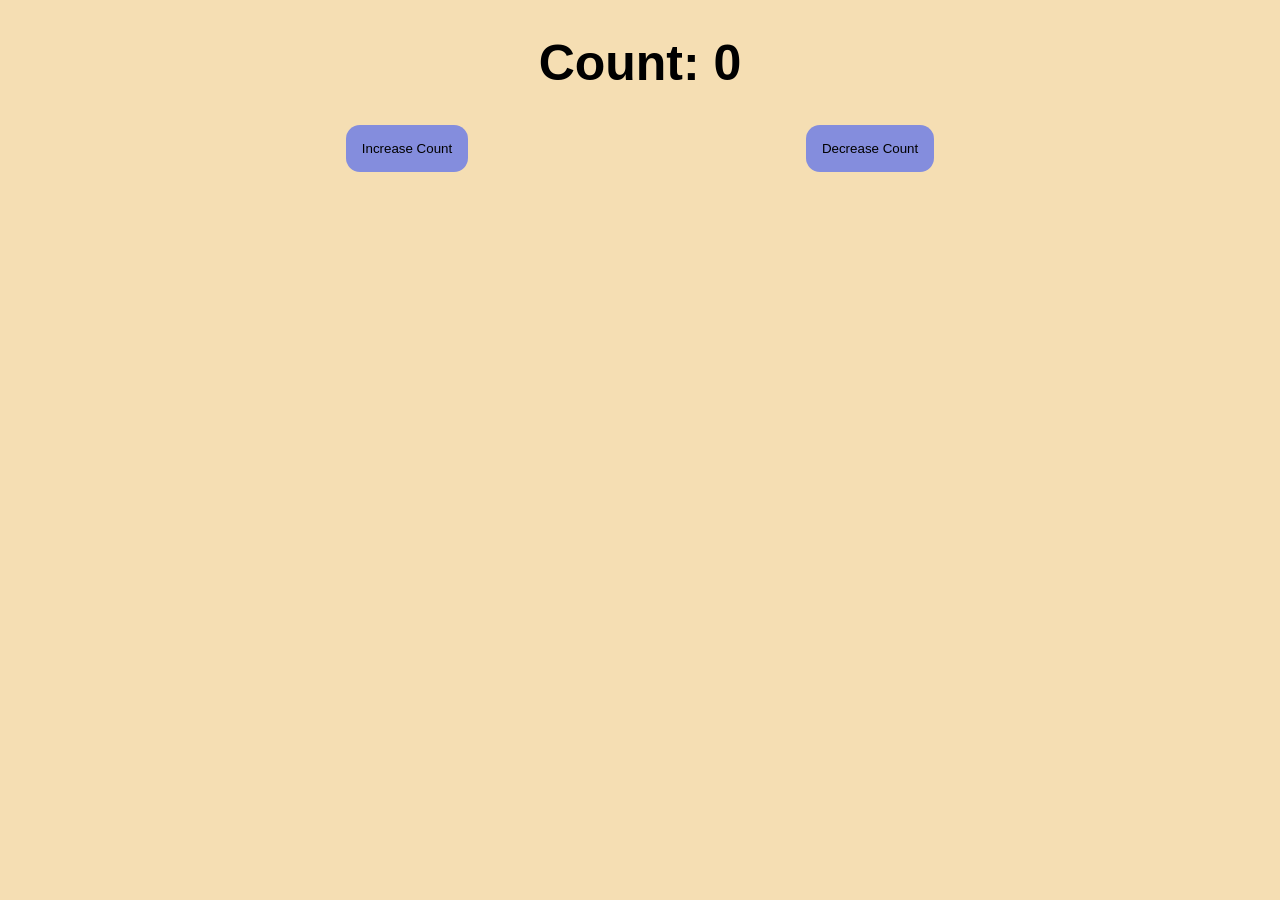
<file: execise-3.html>
<!DOCTYPE html>
<html lang="en">
<head>
    <meta charset="UTF-8">
    <meta name="viewport" content="width=device-width, initial-scale=1.0">
    <title>Countíng-increase & decrease </title>
<style>
   
    body{
        background-color: wheat;
        text-align: center;
        font-family: sans-serif;

    }
    h1 {
        align-items: end;
        font-size: 50px;
    }
    div {
        display: flex;
        justify-content: space-evenly;
        align-items: center;
        
    }
    button {
        gap: 6rem;
        background-color: rgb(132, 141, 221);
        cursor: pointer;
        border: none;
        border-radius: 14px;
        padding: 1rem 1rem;
    }
    
</style>
</head>

<body>
    <h1>Count: <span id="count">0</span></h1>

    <div>
        <button id="increaseCount">Increase Count</button>
        <button id="decreaseCount">Decrease Count</button>
    </div>


    <script>
        let count = 0;

        const displayCount = document.getElementById("count");
        const increaseCountBtn = document.getElementById("increaseCount");
        const decreaseCountBtn = document.getElementById("decreaseCount");

        increaseCountBtn.addEventListener("click", function() {
            count++;
            displayCount.textContent = count;

        }
    );
     decreaseCountBtn.addEventListener("click", function() {
            count--;
            displayCount.textContent = count;

        }
    );


    </script>
</body>
</html>
</file>
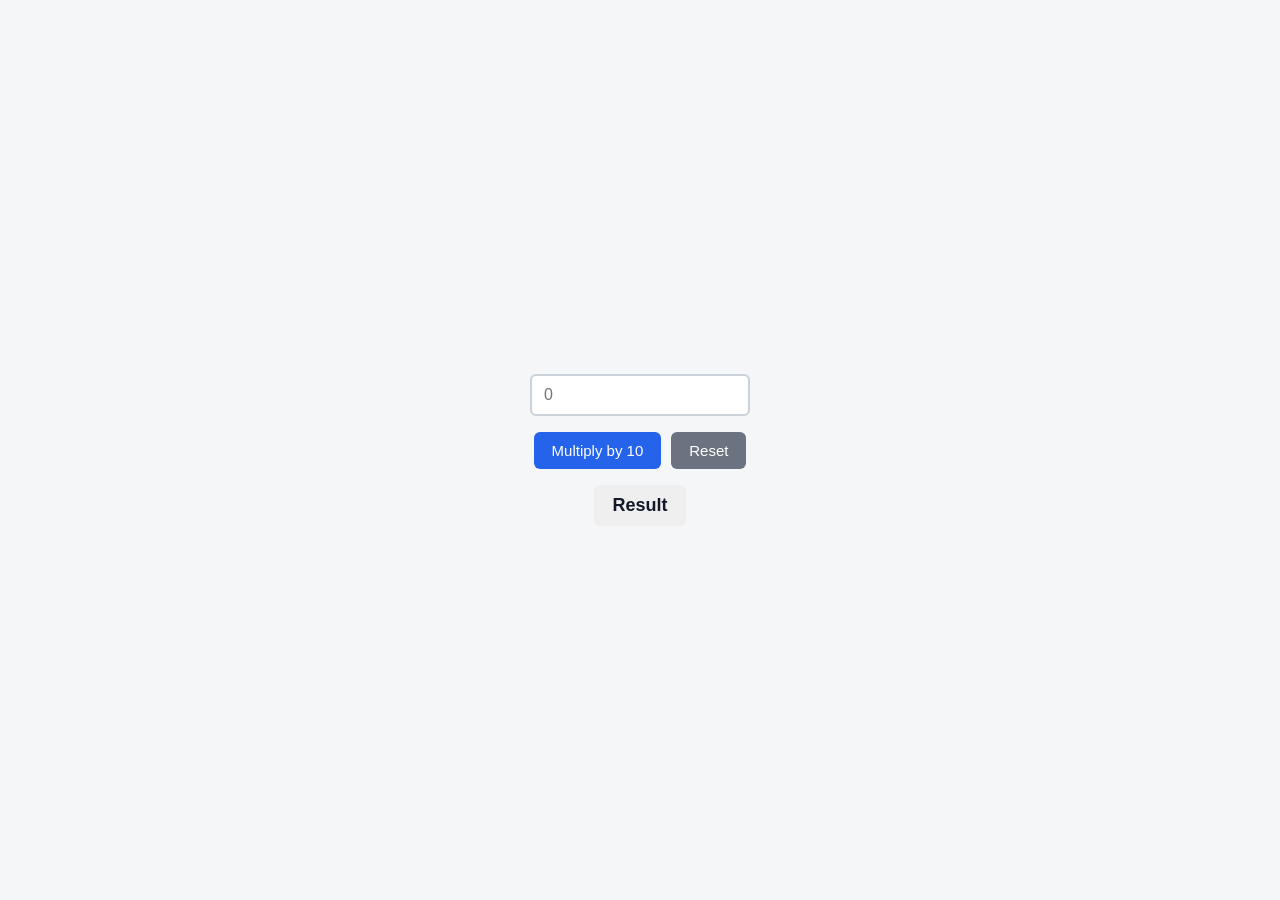
<file: task3.html>
<!DOCTYPE html>
<html lang="en">
<head>
    <meta charset="UTF-8">
    <meta name="viewport" content="width=device-width, initial-scale=1.0">
    <title>Calculate by 5</title>
</head>
<style>
    * {
        box-sizing: border-box;
        margin: 0;
        padding: 0;
    }

    body {
        font-family: Arial, sans-serif;
        background: #f4f6f8;
        min-height: 100vh;
        display: flex;
        flex-direction: column;
        align-items: center;
        justify-content: center;
        gap: 16px;
    }

    span {
        display: block;
    }

    #number {
        width: 220px;
        padding: 10px 12px;
        font-size: 16px;
        border: 2px solid #cbd2d9;
        border-radius: 6px;
        outline: none;
    }

    #number:focus {
        border-color: #2563eb;
    }

    div {
        display: flex;
        gap: 10px;
        justify-content: center;
    }

    button {
        padding: 10px 18px;
        font-size: 15px;
        border: none;
        border-radius: 6px;
        cursor: pointer;
        color: #fff;
        transition: background 0.2s, transform 0.1s;
    }

    button:active {
        transform: scale(0.97);
    }

    #multiply {
        background: #2563eb;
    }

    #multiply:hover {
        background: #1d4ed8;
    }

    #reset {
        background: #6b7280;
    }

    #reset:hover {
        background: #4b5563;
    }

    #result {
        font-size: 18px;
        font-weight: bold;
        color: #111827;
        text-align: center;
        white-space: pre-line; /* needed if you use the times table version */
    }
</style>
<body>
    <span>
        <input type="number"
        id="number"
        placeholder="0"
        >
    </span>
   <div>
    <button id="multiply">Multiply by 10</button>
    <button id="reset">Reset</button>
   </div>
    <button id="result">Result</button>

    <script>
      
    const enterNumber = document.getElementById("number");
    const increaseMultiply = document.getElementById("multiply");
    const resetNumber = document.getElementById("reset");
    const result = document.getElementById("result");

    increaseMultiply.addEventListener("click", function(){
        const value = Number(enterNumber.value);
        result.textContent = value + " × 10 = " + value * 10;

        if (result.value == "" || isNaN(value))
        result.textContent = "Enter a valid Number"

    });
      
    resetNumber.addEventListener("click", function(){
        enterNumber.value = "";
        result.textContent = "";
        resetNumber.focus()
    });
   
    
         </script>
</body>
</html>
</file>
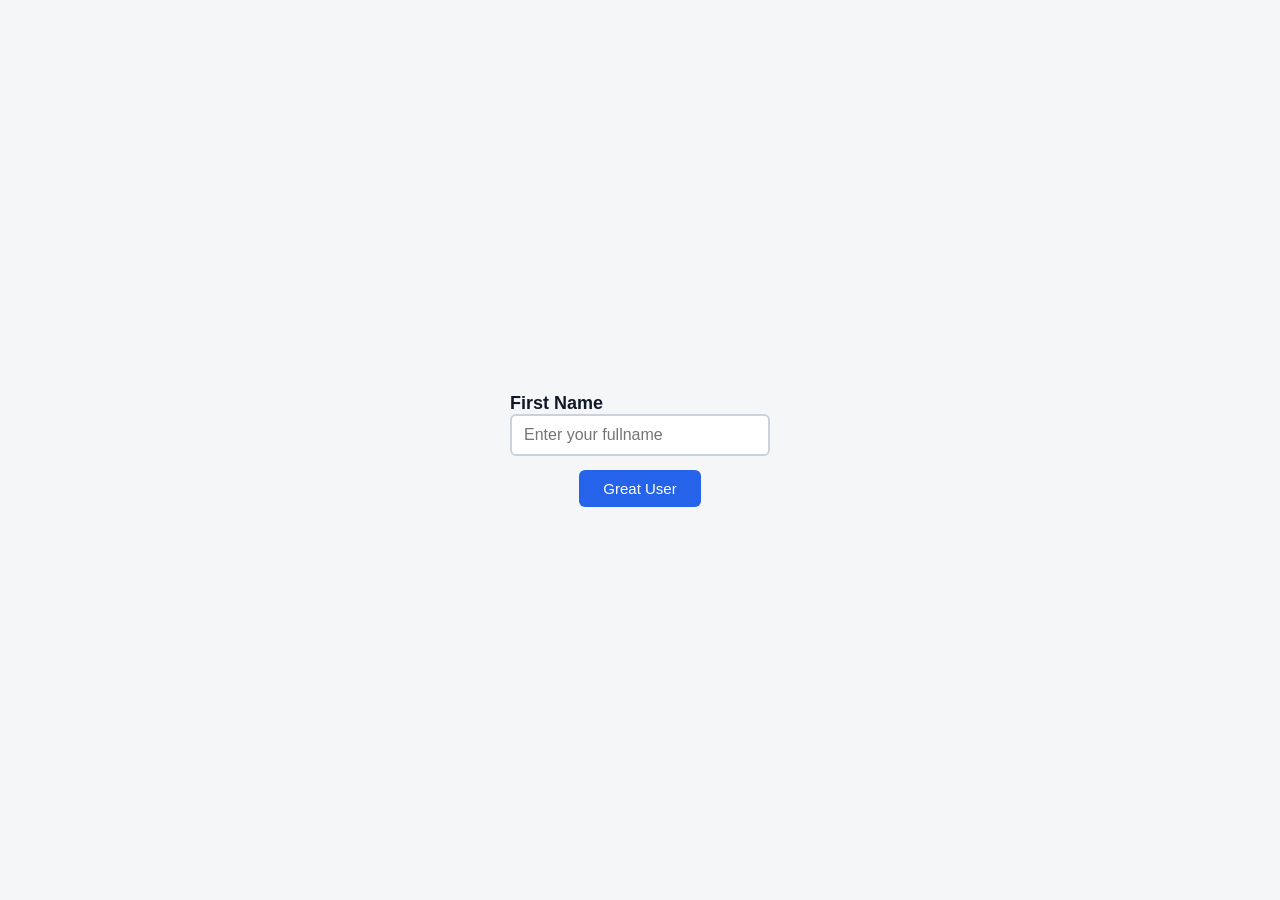
<file: task4.html>
<!DOCTYPE html>
<html lang="en">
<head>
    <meta charset="UTF-8">
    <meta name="viewport" content="width=device-width, initial-scale=1.0">
    <title>input</title>
</head>
<style>
    * {
        box-sizing: border-box;
        margin: 0;
        padding: 0;
    }

    body {
        font-family: Arial, sans-serif;
        background: #f4f6f8;
        min-height: 100vh;
        display: flex;
        flex-direction: column;
        align-items: center;
        justify-content: center;
        gap: 14px;
    }

    label,
    h1,
    h2,
    h3,
    p {
        font-size: 18px;
        font-weight: bold;
        color: #111827;
    }

    #fullname {
        width: 260px;
        padding: 10px 12px;
        font-size: 16px;
        border: 2px solid #cbd2d9;
        border-radius: 6px;
        outline: none;
        transition: border-color 0.2s;
    }

    #fullname:focus {
        border-color: #2563eb;
    }

    #submit {
        padding: 10px 24px;
        font-size: 15px;
        color: #fff;
        background: #2563eb;
        border: none;
        border-radius: 6px;
        cursor: pointer;
        transition: background 0.2s, transform 0.1s;
    }

    #submit:hover {
        background: #1d4ed8;
    }

    #submit:active {
        transform: scale(0.97);
    }

    #message {
        font-size: 16px;
        font-weight: bold;
        color: green;
    }
</style>
<body>
    <form>
        <p>First Name</p>
        <input type="text" 
        id="fullname"
        placeholder="Enter your fullname"

        >
    </form>
    <button id="submit" type="submit">Great User</button>

  <script>
    const fullName = document.getElementById("fullname");
    const submitBtn = document.getElementById("submit");

    submitBtn.addEventListener("click", function (event) {
        event.preventDefault(); // stops the page from reloading if the button is inside a <form>

        const value = fullName.value.trim();

        // Don't accept an empty name
        if (value === "") {
            alert("Please enter your full name.");
            return;
        }

        alert("Welcome! Thank you, " + value + ".");
        fullName.value = ""; // clear the box after submitting
    });
</script>
</body>
</html>
</file>
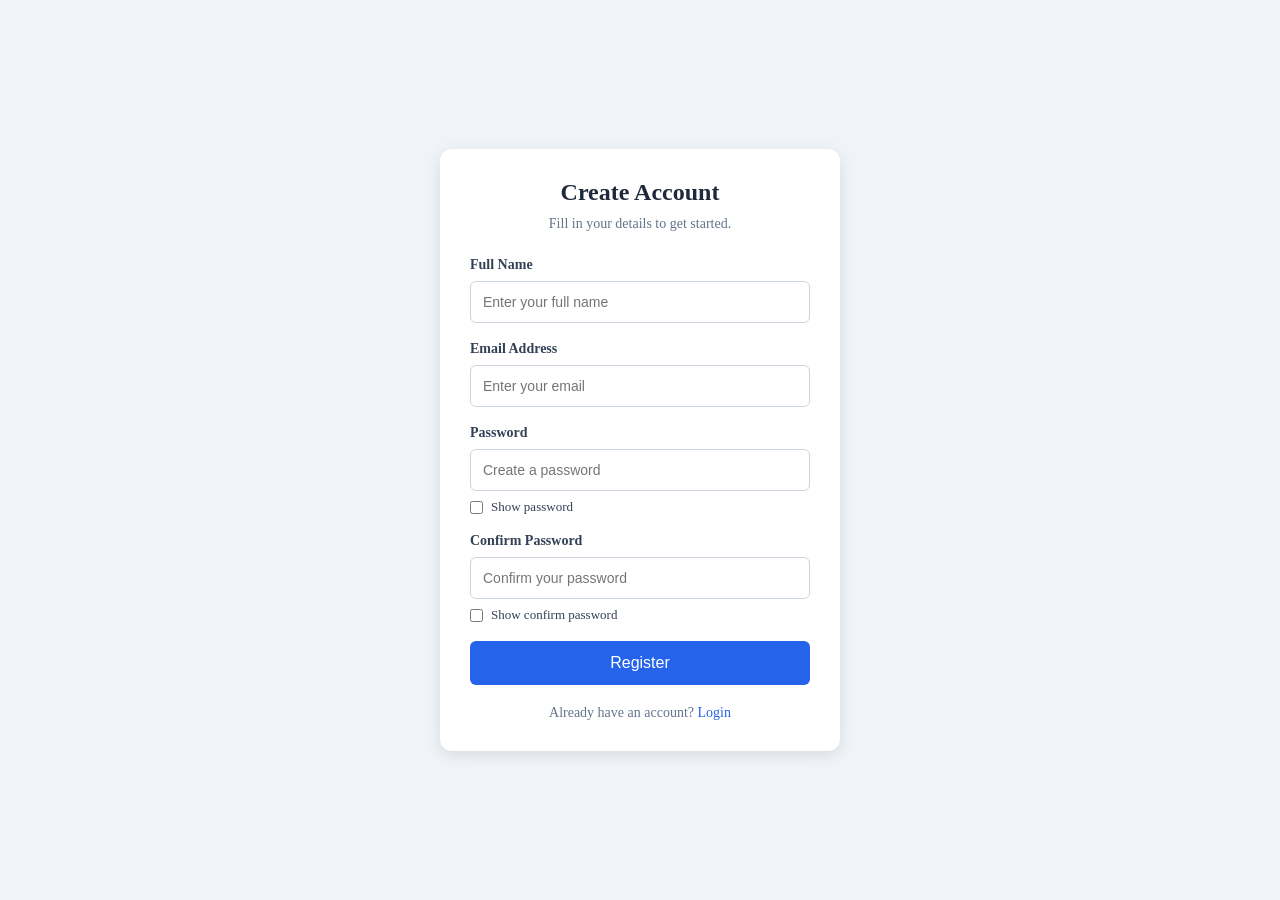
<file: task5.html>
<!DOCTYPE html>
<html lang="en">
<head>
    <meta charset="UTF-8">
    <meta name="viewport" content="width=device-width, initial-scale=1.0">
    <title>Registration Form</title>

    <style>
        * {
            margin: 0;
            padding: 0;
            box-sizing: border-box;
        }

        body {
            font-family: Georgia, 'Times New Roman', Times, serif;
            background-color: #f0f4f8;
            display: flex;
            justify-content: center;
            align-items: center;
            min-height: 100vh;
            padding: 20px;
        }

        .form-container {
            background-color: white;
            width: 100%;
            max-width: 400px;
            padding: 30px;
            border-radius: 12px;
            box-shadow: 0 4px 15px rgba(0, 0, 0, 0.1);
        }

        h2 {
            text-align: center;
            margin-bottom: 10px;
            color: #1e293b;
        }

        p {
            text-align: center;
            color: #64748b;
            margin-bottom: 25px;
            font-size: 14px;
        }

        label {
            display: block;
            margin-bottom: 8px;
            color: #334155;
            font-weight: bold;
            font-size: 14px;
        }

        input {
            width: 100%;
            padding: 12px;
            margin-bottom: 18px;
            border: 1px solid #cbd5e1;
            border-radius: 6px;
            outline: none;
            font-size: 14px;
        }

        input:focus {
            border-color: #2563eb;
        }

        /* Show/Hide Password Styling */
        .show-password {
            display: flex;
            align-items: center;
            gap: 8px;
            margin-top: -10px;
            margin-bottom: 18px;
            font-size: 13px;
            font-weight: normal;
            cursor: pointer;
        }

        .show-password input {
            width: auto;
            margin: 0;
            cursor: pointer;
        }

        button {
            width: 100%;
            padding: 13px;
            background-color: #2563eb;
            color: white;
            border: none;
            border-radius: 6px;
            font-size: 16px;
            cursor: pointer;
        }

        button:hover {
            background-color: #1d4ed8;
        }

        .login-text {
            margin-top: 20px;
            margin-bottom: 0;
            font-size: 14px;
        }

        .login-text a {
            color: #2563eb;
            text-decoration: none;
        }

        .login-text a:hover {
            text-decoration: underline;
        }
    </style>
</head>

<body>

    <div class="form-container">

        <h2>Create Account</h2>
        <p>Fill in your details to get started.</p>

        <form action="#" method="post">

            <label for="fullname">Full Name</label>
            <input
                type="text"
                id="fullname"
                name="fullname"
                placeholder="Enter your full name"
                required
            >

            <label for="email">Email Address</label>
            <input
                type="email"
                id="email"
                name="email"
                placeholder="Enter your email"
                required
            >

            <label for="password">Password</label>
            <input
                type="password"
                id="password"
                name="password"
                placeholder="Create a password"
                required
                minlength="8"
            >

            <label for="show-password" class="show-password">
                <input type="checkbox" id="show-password">
                Show password
            </label>

            <label for="confirm-password">Confirm Password</label>
            <input
                type="password"
                id="confirm-password"
                name="confirm-password"
                placeholder="Confirm your password"
                required
                minlength="8"
            >

            <label for="show-confirm-password" class="show-password">
                <input type="checkbox" id="show-confirm-password">
                Show confirm password
            </label>

            <button type="submit" id="submit">Register</button>

        </form>

        <p class="login-text">
            Already have an account?
            <a href="#">Login</a>
        </p>

    </div>

    <script>
        const form = document.querySelector("form");

        const password = document.getElementById("password");
        const confirmPassword = document.getElementById("confirm-password");

        const showPassword = document.getElementById("show-password");
        const showConfirmPassword = document.getElementById("show-confirm-password");

       
        showPassword.addEventListener("change", function(){
            if (showPassword.checked) {
                password.type = "text";
            } else {
                password.type = "password";
            }
        });

        showConfirmPassword.addEventListener("change", function(){
            if (showConfirmPassword.checked) {
                confirmPassword.type = "text";
            } else {
                confirmPassword.type = "password";
            }
        });


        
        form.addEventListener("submit", function(event) {
            event.preventDefault();

            if (password.value !== confirmPassword.value) {
                alert("Passwords do not match!");
            } else {
                alert("Registration successful!");
                form.reset();
            }
        });
    </script>

</body>
</html>
</file>
